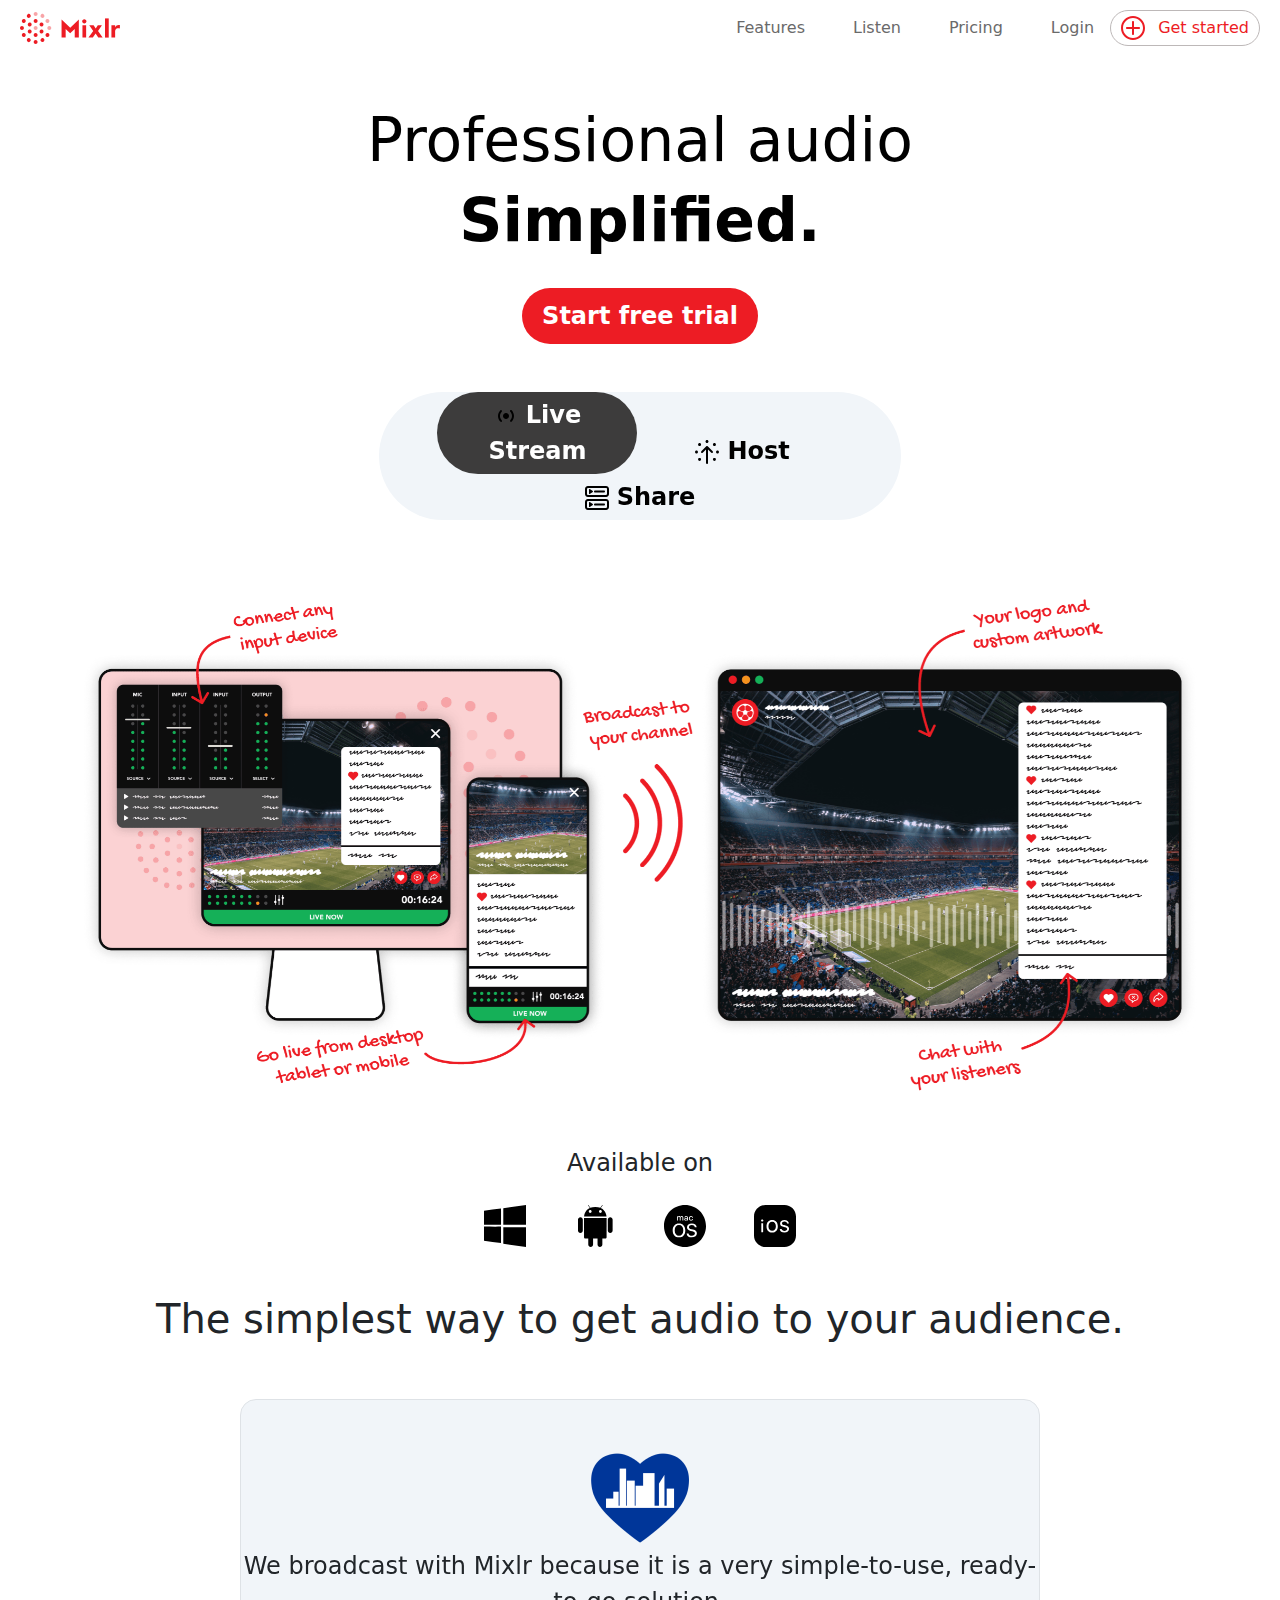
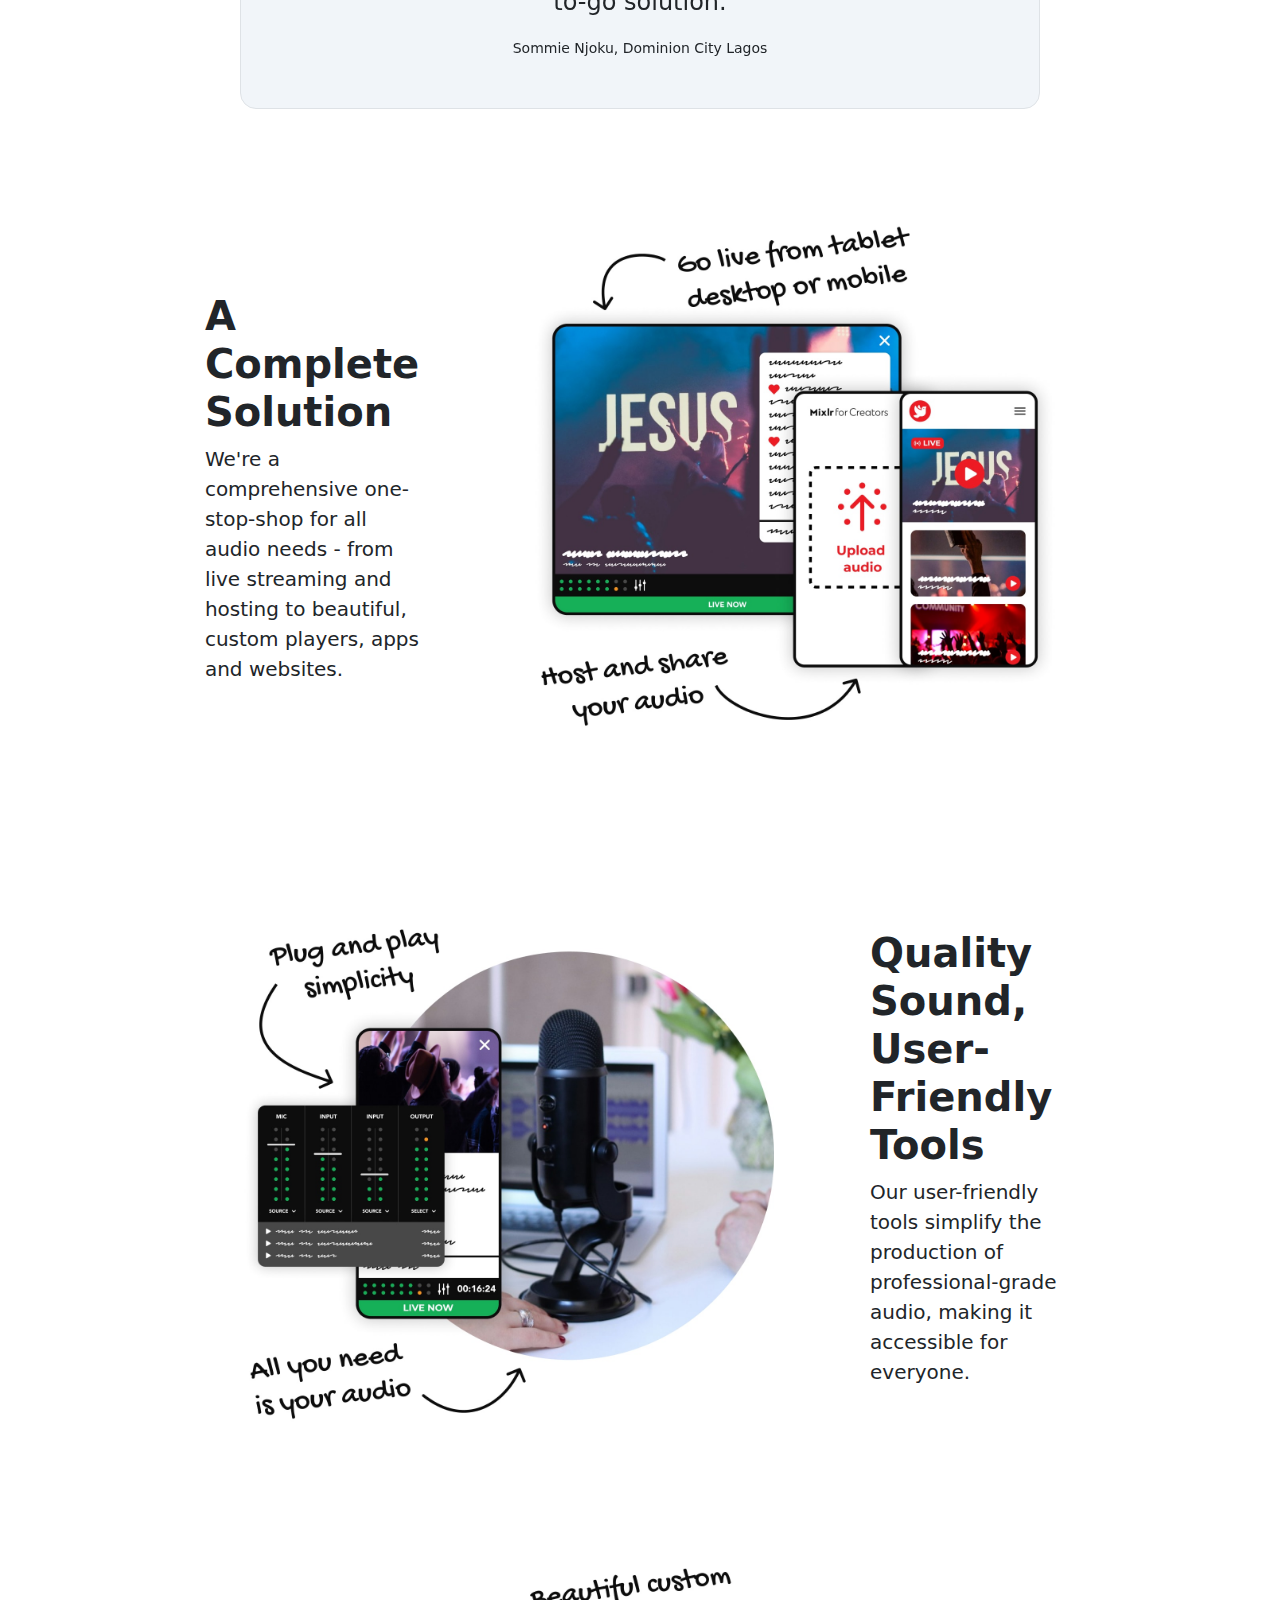
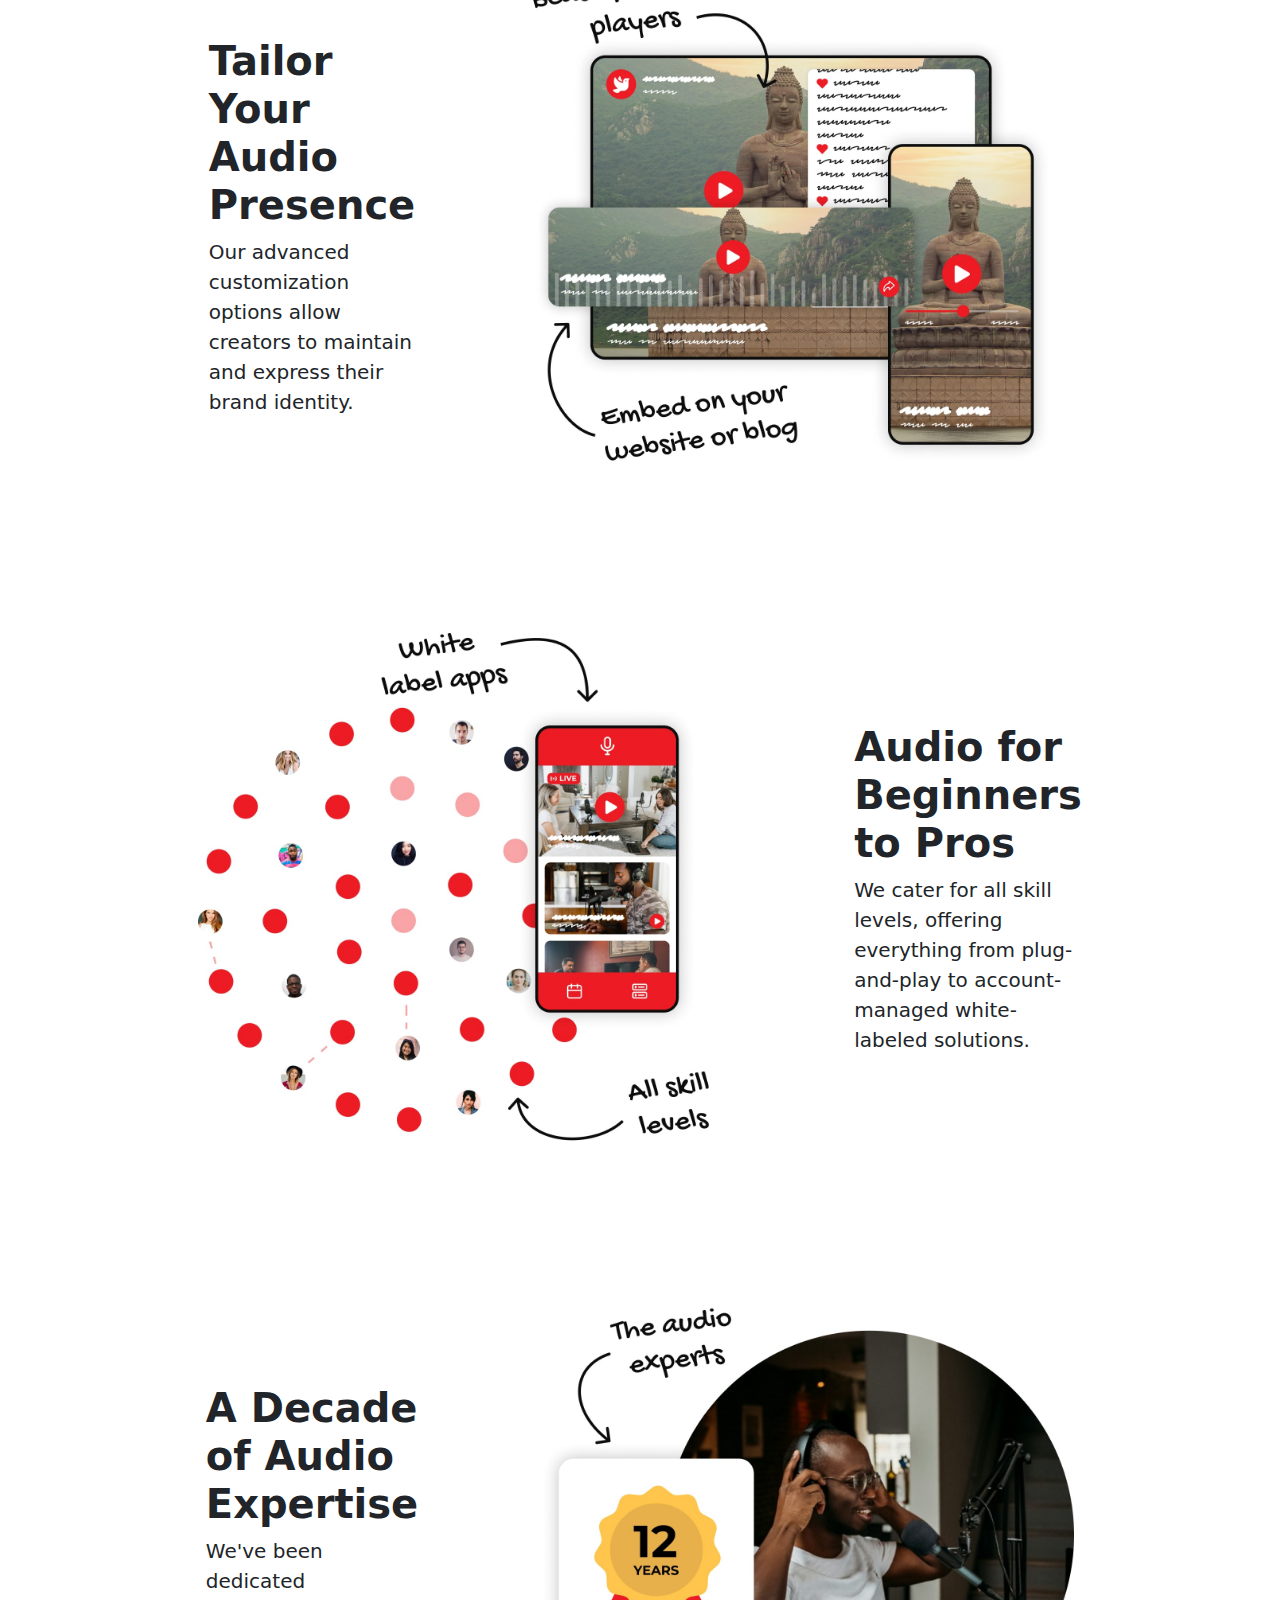
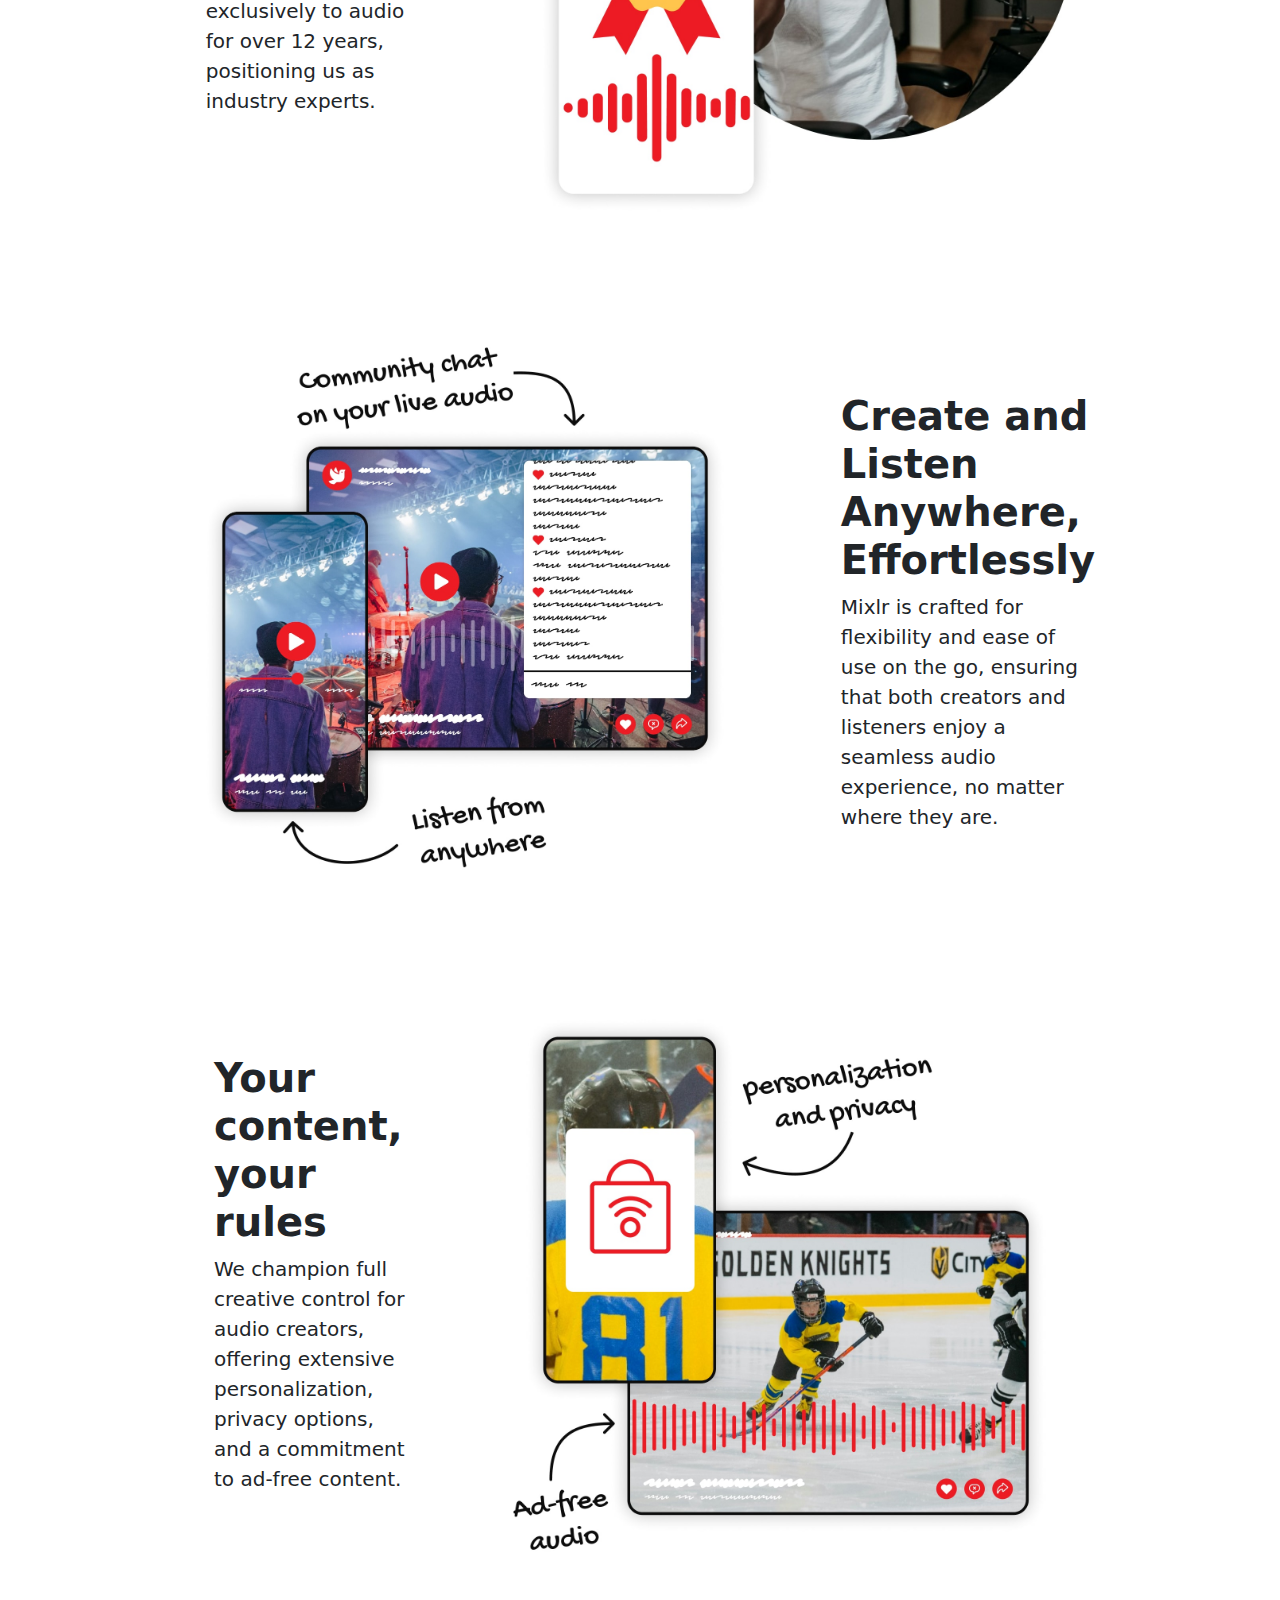
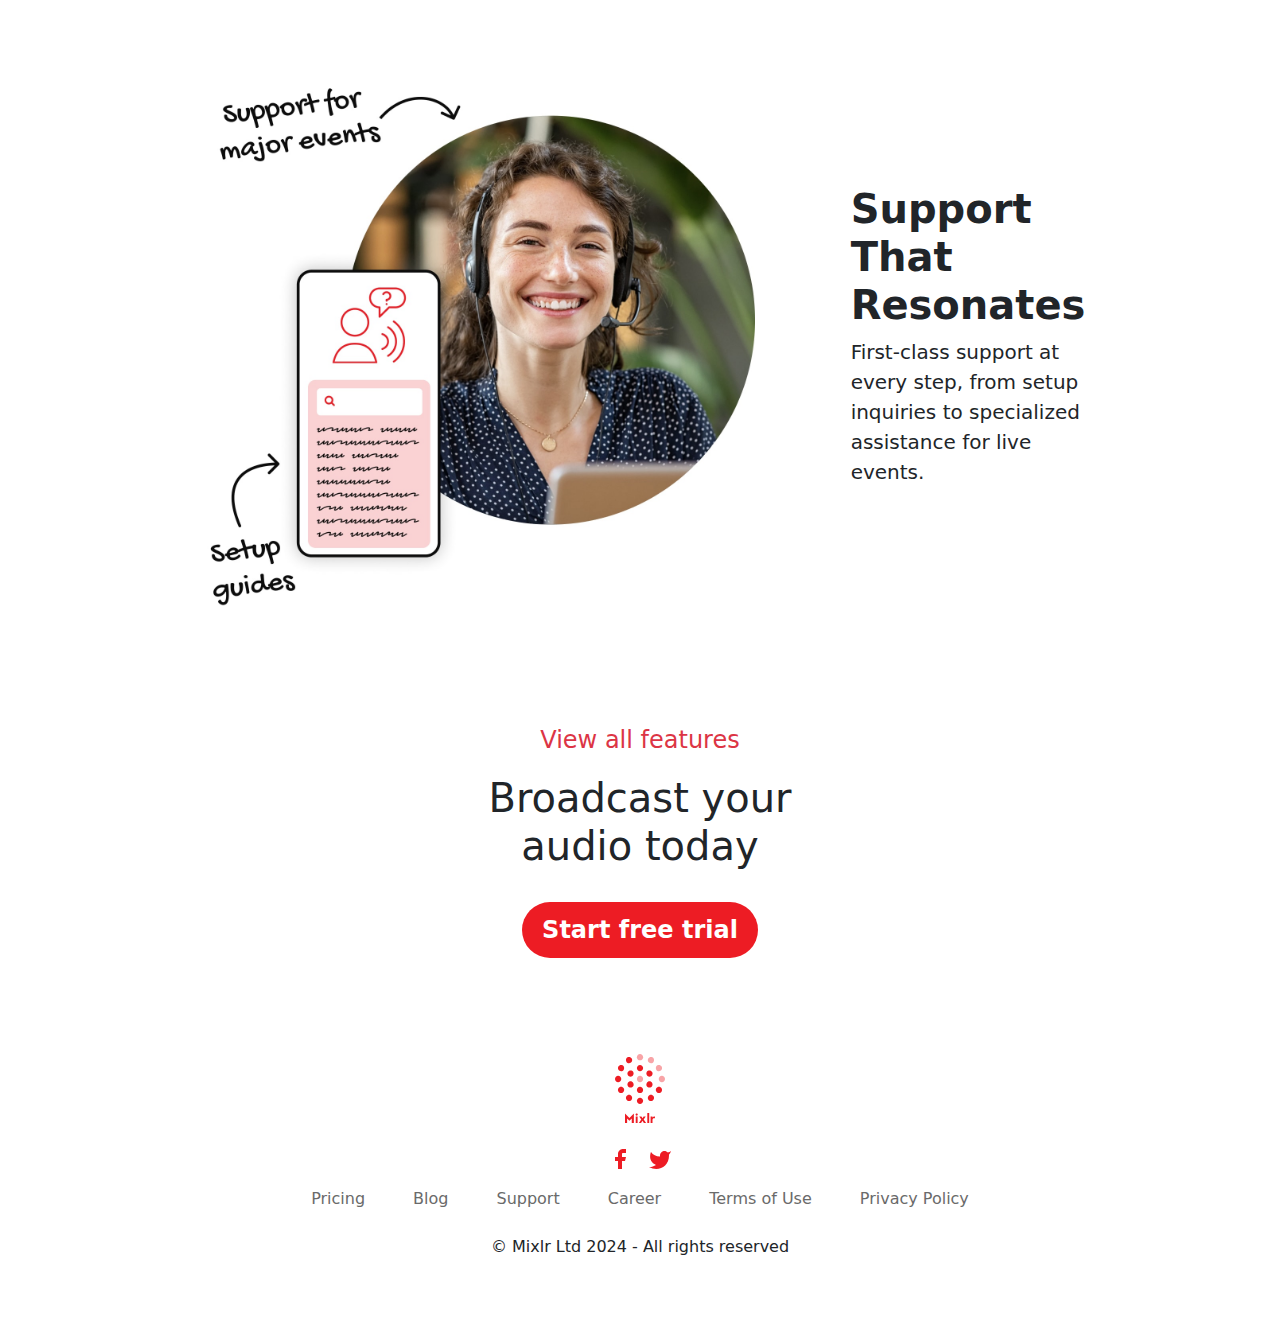
<file: index.html>
<!DOCTYPE html>
<html lang="en">

<head>
    <meta charset="UTF-8">
    <meta name="viewport" content="width=device-width, initial-scale=1.0">
    <title>Document</title>
    <link rel="stylesheet" href="./bootstrap.css">
    <link rel="stylesheet" href="./style.css">
</head>

<body>

    <!-- Navbar large screen-->

    <nav class="py-2 px-2 d-none d-lg-block d-md-block">
        <div class="container-fluid d-flex justify-content-between align-items-center">
            <a href=""><img src="./Icons/Mixlr logo horizontal.svg" alt="" width="100"></a>
            <div class="d-flex gap-3 align-items-center">
                <div class="navbar d-flex gap-5">
                    <a href="">Features</a>
                    <a href="">Listen</a>
                    <a href="">Pricing</a>
                    <a href="./login.html">Login</a>
                </div>
                <div class="dropdown">
                    <button class="plus" id="iconButton" type="button">
                        <img src="./Icons/plus circle red.svg" alt="" id="normalIcon">
                        <img src="./Icons/plus circle black.svg" alt="" id="hoverIcon" style="display: none;">
                        <span class="ps-2">Get started</span>
                    </button>
                    <div class="dropdown-menu">
                        <a class="dropdown-item" href="#">Go live now</a>
                        <a class="dropdown-item" href="#">Upload recording</a>
                        <hr>
                        <a class="dropdown-item text-danger" href="#">Creator space</a>
                        <a class="dropdown-item text-danger" href="#">Start free trial</a>
                    </div>
                </div>
            </div>
        </div>
    </nav>

    <!-- Navbar small screen-->

    <nav class="py-2 px-2 d-block d-lg-none d-md-none text-center">
        <div class="container">
            <a href=""><img class="py-3" src="./Icons/Mixlr logo horizontal.svg" alt="" width="100"></a>
            <div class="navbar d-flex gap-3 mx-4">
                <a href="">Features</a>
                <a href="">Listen</a>
                <a href="">Pricing</a>
                <a href="./login.html">Login</a>
                <button class="plus2" id="iconButton">
                    <img src="./Icons/plus circle red.svg" alt="" id="normalIcon">
                </button>
            </div>
        </div>
    </nav>

    <!-- section 1 large screen -->

    <Section class="container px-5 py-5 d-lg-flex d-none d-md-none">
        <div class="text-black mx-auto text-center">
            <h1 class="pa">Professional audio</h1>
            <h1 class="sim">Simplified.</h1>
            <a href="./signup.html"><button class="my-button mt-4">Start free trial</button></a>
            <div id="carouselExampleFade" class="carousel slide carousel-fade w-50  mx-auto" data-bs-ride="carousel"
                data-bs-interval="2000">
                <div class="carousel-inner mt-5">
                    <div class="secondary carousel-item active">
                        <button class="my-button-2"><img class="pe-2" src="./Icons/live stream black.svg" alt=""
                                id="normalIcon">Live Stream</button>
                        <button class="my-button2"><img class="pe-2" src="./Icons/host black.svg" alt=""
                                id="normalIcon">Host</button>
                        <button class="my-button2"><img class="pe-2" src="./Icons/share blck.svg" alt=""
                                id="normalIcon">Share</button>
                    </div>
                    <div class="secondary carousel-item">
                        <button class="my-button2"><img class="pe-2" src="./Icons/live stream black.svg" alt=""
                                id="normalIcon">Live Stream</button>
                        <button class="my-button-2"><img class="pe-2" src="./Icons/host black.svg" alt=""
                                id="normalIcon">Host</button>
                        <button class="my-button2"><img class="pe-2" src="./Icons/share blck.svg" alt=""
                                id="normalIcon">Share</button>
                    </div>
                    <div class="secondary carousel-item">
                        <button class="my-button2"><img class="pe-2" src="./Icons/live stream black.svg" alt=""
                                id="normalIcon">Live Stream</button>
                        <button class="my-button2"><img class="pe-2" src="./Icons/host black.svg" alt=""
                                id="normalIcon">Host</button>
                        <button class="my-button-2"><img class="pe-2" src="./Icons/share blck.svg" alt=""
                                id="normalIcon">Share</button>
                    </div>
                </div>
            </div>
    </Section>

    <!-- section 1 small screen -->

    <section class="container py-3 d-flex d-lg-none d-md-flex">
        <div class="text-black mx-auto text-center">
            <h1 class="pa">Professional audio</h1>
            <h1 class="sim">Simplified.</h1>
            <a href="./signup.html"><button class="my-button mt-4">Start free trial</button></a>
            <div id="carouselExampleFade" class="carousel slide carousel-fade mx-auto" data-bs-ride="carousel"
                data-bs-interval="2000">
                <div class="carousel-inner mt-4">
                    <div class="secondary carousel-item active">
                        <button class="my-button-2"><img class="pe-2" src="./Icons/live stream black.svg" alt=""
                                id="normalIcon" width="20">Live Stream</button>
                        <button class="my-button2"><img class="pe-2" src="./Icons/host black.svg" alt="" id="normalIcon"
                                width="20">Host</button>
                        <button class="my-button2"><img class="pe-2" src="./Icons/share blck.svg" alt="" id="normalIcon"
                                width="20">Share</button>
                    </div>
                    <div class="secondary carousel-item">
                        <button class="my-button2"><img class="pe-2" src="./Icons/live stream black.svg" alt=""
                                id="normalIcon" width="20">Live Stream</button>
                        <button class="my-button-2"><img class="pe-2" src="./Icons/host black.svg" alt=""
                                id="normalIcon" width="20">Host</button>
                        <button class="my-button2"><img class="pe-2" src="./Icons/share blck.svg" alt="" id="normalIcon"
                                width="20">Share</button>
                    </div>
                    <div class="secondary carousel-item">
                        <button class="my-button2"><img class="pe-2" src="./Icons/live stream black.svg" alt=""
                                id="normalIcon" width="20">Live Stream</button>
                        <button class="my-button2"><img class="pe-2" src="./Icons/host black.svg" alt="" id="normalIcon"
                                width="20">Host</button>
                        <button class="my-button-2"><img class="pe-2" src="./Icons/share blck.svg" alt=""
                                id="normalIcon" width="20">Share</button>
                    </div>
                </div>
            </div>
        </div>
    </section>

    <!-- Section 2 -->
    <section class="container">
        <div id="carouselExampleFade" class="carousel slide carousel-fade mx-auto" data-bs-ride="carousel"
            data-bs-interval="2000">
            <div class="carousel-inner mt-4">
                <div class="carousel-item active">
                    <img src="./images/hero-stream.png" alt="" width="100%">
                </div>
                <div class="carousel-item">
                    <img src="./images/hero-host.webp" alt="" width="100%">
                </div>
                <div class="carousel-item">
                    <img src="./images/hero-share.webp" alt="" width="100%">
                </div>
            </div>
        </div>

        <div class="text-center pt-5">
            <p class="fs-4">Available on</p>
            <div class="d-flex align-items-center gap-5 justify-content-center pt-2 pb-5">
                <img src="./Icons/window.svg" alt="">
                <img src="./Icons/android.svg" alt="">
                <img src="./Icons/mac os.svg" alt="">
                <img src="./Icons/ios.svg" alt="">
            </div>
            <h1 class="mx-auto" style="width: 100%;">The simplest way to get audio to your audience.</h1>
        </div>

<!-- carousel big screen -->

        <div id="carouselExampleSlidesOnly" class="carousel slide" data-bs-ride="carousel">
            <div class="carousel-inner">
                <div class="carousel-item active">
                    <div class="text-center my-5 py-5 border border-none rounded-4 mx-auto d-none d-lg-block"
                        style="background-color: #f1f5f9; width: 800px;">
                        <img src="./images/dominion-city.png" alt="" width="100">
                        <p class="fs-4">We broadcast with Mixlr because it is a very simple-to-use, ready-to-go
                            solution.
                        </p>
                        <small>Sommie Njoku, Dominion City Lagos</small>
                    </div>
                </div>
                <div class="carousel-item">
                    <div class="text-center my-5 py-5 border border-none rounded-4 mx-auto d-none d-lg-block"
                        style="background-color: #f1f5f9; width: 800px;">
                        <img src="./images/live-sports.png" alt="" width="100">
                        <p class="fs-4 px-3">We've been streaming live on Mixlr since 2014...from remote villages to some of the biggest stadiums in the world. We love Mixlr, it's great! Easy to use, reliable with excellent audio quality.
                        </p>
                        <small>Jonathan Pinfield, Live Sports FM</small>
                    </div>
                </div>
                <div class="carousel-item">
                    <div class="text-center my-5 py-5 border border-none rounded-4 mx-auto d-none d-lg-block"
                        style="background-color: #f1f5f9; width: 800px;">
                        <img src="./images/indy-car.png" alt="" width="100">
                        <p class="fs-4 px-3">Penske Entertainment and the INDYCAR Radio Network have used Mixlr for over a decade to reach our INDYCAR fans across the globe. It is a pleasure to continue with the Mixlr platform as we evolve in the new era of digital content.
                        </p>
                        <small>Chris Pollock, Network Director, INDYCAR Radio Network</small>
                    </div>
                </div>
            </div>
        </div>

<!-- carousel small screen -->

        <div id="carouselExampleSlidesOnly" class="carousel slide" data-bs-ride="carousel">
            <div class="carousel-inner">
                <div class="carousel-item active">
                    <div class="text-center my-5 py-3 border border-none rounded-4 d-lg-none px-4 mx-3"
                        style="background-color: #f1f5f9; ">
                        <img class="py-3" src="./images/dominion-city.png" alt="" width="80">
                        <p class="fs-4">We broadcast with Mixlr because it is a very simple-to-use, ready-to-go solution.
                        </p>
                        <small class="py-3">Sommie Njoku, Dominion City Lagos</small>
                    </div>
                </div>
                <div class="carousel-item">
                    <div class="text-center my-5 py-3 border border-none rounded-4 d-lg-none px-4 mx-3"
                        style="background-color: #f1f5f9; ">
                        <img class="py-3" src="./images/live-sports.png" alt="" width="80">
                        <p class="fs-4">We've been streaming live on Mixlr since 2014...from remote villages to some of the biggest stadiums in the world. We love Mixlr, it's great! Easy to use, reliable with excellent audio quality.
                        </p>
                        <small class="py-3">Jonathan Pinfield, Live Sports FM</small>
                    </div>
                </div>
                <div class="carousel-item">
                    <div class="text-center my-5 py-3 border border-none rounded-4 d-lg-none px-4 mx-3"
                        style="background-color: #f1f5f9; ">
                        <img class="py-3" src="./images/indy-car.png" alt="" width="80">
                        <p class="fs-4">Penske Entertainment and the INDYCAR Radio Network have used Mixlr for over a decade to reach our INDYCAR fans across the globe. It is a pleasure to continue with the Mixlr platform as we evolve in the new era of digital content.
                        </p>
                        <small class="py-3">Chris Pollock, Network Director, INDYCAR Radio Network</small>
                    </div>
                </div>
            </div>
        </div>
    </section>

    <section class="container pt-lg-3 px-5 py-sm-2">
        <!-- big -->
        <div class="d-none d-lg-flex d-md-none align-items-center justify-content-center py-5 px-5">
            <div class="px-5 d-lg-block d-md-none">
                <h1 class="fw-bold fs-1">A Complete Solution</h1>
                <p class="fs-5">We're a comprehensive one-stop-shop for all audio needs - from live streaming and hosting to beautiful, custom players, apps and websites.</p>
            </div>
            <div class="px-5 d-lg-block d-md-none">
                <img src="./images/feature-all-in.jpg" alt="" width="560">
            </div>
            
        </div>
        <!-- medium -->
        <div class="d-none d-lg-none d-md-flex align-items-center justify-content-center">
            <div class="d-md-block d-lg-none">
                <h1 class="fw-bold fs-3">A Complete Solution</h1>
                <p class="fs-6">We're a comprehensive one-stop-shop for all audio needs - from live streaming and hosting to beautiful, custom players, apps and websites.</p>
            </div>
            <div class="d-md-block d-lg-none">
                <img src="./images/feature-all-in.jpg" alt="" width="360">
            </div>
        </div>
        <!-- small -->
        <div class="d-grid d-lg-none d-md-none align-items-center justify-content-center">
            <div class="text-center">
                <h1 class="fw-bold fs-1">A Complete Solution</h1>
                <p class="fs-5">We're a comprehensive one-stop-shop for all audio needs - from live streaming and hosting to beautiful, custom players, apps and websites.</p>
            </div>
            <div class="">
                <img src="./images/feature-all-in.jpg" alt="" width="100%">
            </div>
        </div>
    </section>

    <section class="container pt-lg-3 px-5 py-sm-2">
        <!-- big -->
        <div class="d-none d-lg-flex d-md-none align-items-center justify-content-center py-5 px-5">
            <div class="px-5">
                <img src="./images/feature-plug-and-play.jpg" alt="" width="560">
            </div>
            <div class="px-5">
                <h1 class="fw-bold fs-1">Quality Sound, User-Friendly Tools</h1>
                <p class="fs-5">Our user-friendly tools simplify the production of professional-grade audio, making it accessible for everyone.</p>
            </div>
        </div>
        <!-- medium -->
        <div class="d-none d-lg-none d-md-flex align-items-center justify-content-center">
            <div class="d-md-block d-lg-none">
                <img src="./images/feature-plug-and-play.jpg" alt="" width="360">
            </div>
            <div class="d-md-block d-lg-none ms-4">
                <h1 class="fw-bold fs-3">Quality Sound, User-Friendly Tools</h1>
                <p class="fs-6">Our user-friendly tools simplify the production of professional-grade audio, making it accessible for everyone.</p>
            </div>
        </div>
        <!-- small -->
        <div class="d-grid d-lg-none d-md-none align-items-center justify-content-center">
            <div class="text-center">
                <h1 class="fw-bold fs-1">Quality Sound, User-Friendly Tools</h1>
                <p class="fs-5">Our user-friendly tools simplify the production of professional-grade audio, making it accessible for everyone.</p>
            </div>
            <div class="">
                <img src="./images/feature-plug-and-play.jpg" alt="" width="100%">
            </div>
        </div>
    </section>

    <section class="container pt-lg-3 px-5 py-sm-2">
        <!-- big -->
        <div class="d-none d-lg-flex d-md-none align-items-center justify-content-center py-5 px-5">
            <div class="px-5">
                <h1 class="fw-bold fs-1">Tailor Your Audio Presence</h1>
                <p class="fs-5">Our advanced customization options allow creators to maintain and express their brand identity.</p>
            </div>
            <div class="px-5">
                <img src="./images/feature-creative-control.webp" alt="" width="560">
            </div>
        </div>
        <!-- medium -->
        <div class="d-none d-lg-none d-md-flex align-items-center justify-content-center">
            <div class="d-md-block d-lg-none">
                <h1 class="fw-bold fs-3">Tailor Your Audio Presence</h1>
                <p class="fs-6">Our advanced customization options allow creators to maintain and express their brand identity.</p>
            </div>
            <div class="d-md-block d-lg-none">
                <img src="./images/feature-creative-control.webp" alt="" width="360">
            </div>
        </div>
        <!-- small -->
        <div class="d-grid d-lg-none d-md-none align-items-center justify-content-center">
            <div class="text-center">
                <h1 class="fw-bold fs-1">Tailor Your Audio Presence</h1>
                <p class="fs-5">Our advanced customization options allow creators to maintain and express their brand identity.</p>
            </div>
            <div class="">
                <img src="./images//feature-creative-control.webp" alt="" width="100%">
            </div>
        </div>
    </section>

    <section class="container px-5 py-sm-2">
        <!-- big -->
        <div class="d-none d-lg-flex d-md-none align-items-center justify-content-center py-5 px-5">
            <div class="px-5">
                <img src="./images/feature-skill-levels.jpg" alt="" width="560">
            </div>
            <div class="px-5">
                <h1 class="fw-bold fs-1">Audio for Beginners to Pros</h1>
                <p class="fs-5">We cater for all skill levels, offering everything from plug-and-play to account-managed white-labeled solutions.</p>
            </div>
        </div>
        <!-- medium -->
        <div class="d-none d-lg-none d-md-flex align-items-center justify-content-center">
            <div class="d-md-block d-lg-none">
                <img src="./images/feature-skill-levels.jpg" alt="" width="360">
            </div>
            <div class="d-md-block d-lg-none">
                <h1 class="fw-bold fs-3">Audio for Beginners to Pros</h1>
                <p class="fs-6">We cater for all skill levels, offering everything from plug-and-play to account-managed white-labeled solutions.</p>
            </div>
        </div>
        <!-- small -->
        <div class="d-grid d-lg-none d-md-none align-items-center justify-content-center">
            <div class="text-center">
                <h1 class="fw-bold fs-1">Audio for Beginners to Pros</h1>
                <p class="fs-5">We cater for all skill levels, offering everything from plug-and-play to account-managed white-labeled solutions.</p>
            </div>
            <div class="">
                <img src="./images/feature-skill-levels.jpg" alt="" width="100%">
            </div>
        </div>
    </section>

    <section class="container px-5 py-sm-2">
        <!-- big -->
        <div class="d-none d-lg-flex d-md-none align-items-center justify-content-center py-5 px-5">
            <div class="px-5">
                <h1 class="fw-bold fs-1">A Decade of Audio Expertise</h1>
                <p class="fs-5">We've been dedicated exclusively to audio for over 12 years, positioning us as industry experts.</p>
            </div>
            <div class="px-5">
                <img src="./images/feature-expertise.jpg" alt="" width="560">
            </div>
        </div>
        <!-- medium -->
        <div class="d-none d-lg-none d-md-flex align-items-center justify-content-center">
            <div class="d-md-block d-lg-none">
                <h1 class="fw-bold fs-3">A Decade of Audio Expertise</h1>
                <p class="fs-6">We've been dedicated exclusively to audio for over 12 years, positioning us as industry experts.</p>
            </div>
            <div class="d-md-block d-lg-none">
                <img src="./images/feature-expertise.jpg" alt="" width="360">
            </div>
        </div>
        <!-- small -->
        <div class="d-grid d-lg-none d-md-none align-items-center justify-content-center">
            <div class="text-center">
                <h1 class="fw-bold fs-1">A Decade of Audio Expertise</h1>
                <p class="fs-5">We've been dedicated exclusively to audio for over 12 years, positioning us as industry experts.</p>
            </div>
            <div class="">
                <img src="./images/feature-expertise.jpg" alt="" width="100%">
            </div>
        </div>
    </section>

    <section class="container px-5 py-sm-2">
        <!-- big -->
        <div class="d-none d-lg-flex d-md-none align-items-center justify-content-center py-5 px-5">
            <div class="px-5">
                <img src="./images/feature-accessible.jpg" alt="" width="560">
            </div>
            <div class="px-5">
                <h1 class="fw-bold fs-1">Create and Listen Anywhere, Effortlessly</h1>
                <p class="fs-5">Mixlr is crafted for flexibility and ease of use on the go, ensuring that both creators and listeners enjoy a seamless audio experience, no matter where they are.</p>
            </div>
        </div>
        <!-- medium -->
        <div class="d-none d-lg-none d-md-flex align-items-center justify-content-center">
            <div class="d-md-block d-lg-none">
                <img src="./images/feature-accessible.jpg" alt="" width="360">
            </div>
            <div class="d-md-block d-lg-none">
                <h1 class="fw-bold fs-3">Create and Listen Anywhere, Effortlessly</h1>
                <p class="fs-6">>Mixlr is crafted for flexibility and ease of use on the go, ensuring that both creators and listeners enjoy a seamless audio experience, no matter where they are.</p>
            </div>
        </div>
        <!-- small -->
        <div class="d-grid d-lg-none d-md-none align-items-center justify-content-center">
            <div class="text-center">
                <h1 class="fw-bold fs-1">Create and Listen Anywhere, Effortlessly</h1>
                <p class="fs-5">Mixlr is crafted for flexibility and ease of use on the go, ensuring that both creators and listeners enjoy a seamless audio experience, no matter where they are.</p>
            </div>
            <div class="">
                <img src="./images/feature-accessible.jpg" alt="" width="100%">
            </div>
        </div>
    </section>

    <section class="container px-5 py-sm-2">
        <!-- big -->
        <div class="d-none d-lg-flex d-md-none align-items-center justify-content-center py-5 px-5">
            <div class="px-5">
                <h1 class="fw-bold fs-1">Your content, your rules</h1>
                <p class="fs-5">We champion full creative control for audio creators, offering extensive personalization, privacy options, and a commitment to ad-free content.</p>
            </div>
            <div class="px-5">
                <img src="./images/feature-ad-free.jpg" alt="" width="560">
            </div>
        </div>
        <!-- medium -->
        <div class="d-none d-lg-none d-md-flex align-items-center justify-content-center">
            <div class="d-md-block d-lg-none">
                <h1 class="fw-bold fs-3">Your content, your rules</h1>
                <p class="fs-6">We champion full creative control for audio creators, offering extensive personalization, privacy options, and a commitment to ad-free content.</p>
            </div>
            <div class="d-md-block d-lg-none">
                <img src="./images/feature-ad-free.jpg" alt="" width="360">
            </div>
        </div>
        <!-- small -->
        <div class="d-grid d-lg-none d-md-none align-items-center justify-content-center">
            <div class="text-center">
                <h1 class="fw-bold fs-1">Your content, your rules</h1>
                <p class="fs-5">We champion full creative control for audio creators, offering extensive personalization, privacy options, and a commitment to ad-free content.</p>
            </div>
            <div class="">
                <img src="./images/feature-ad-free.jpg" alt="" width="100%">
            </div>
        </div>
    </section>

    <section class="container px-5 py-sm-2">
        <!-- big -->
        <div class="d-none d-lg-flex d-md-none align-items-center justify-content-center py-5 px-5">
            <div class="px-5">
                <img src="./images/feature-support.jpg" alt="" width="560">
            </div>
            <div class="px-5">
                <h1 class="fw-bold fs-1">Support That Resonates</h1>
                <p class="fs-5">First-class support at every step, from setup inquiries to specialized assistance for live events.</p>
            </div>
        </div>
        <!-- medium -->
        <div class="d-none d-lg-none d-md-flex align-items-center justify-content-center">
            <div class="d-md-block d-lg-none">
                <img src="./images/feature-support.jpg" alt="" width="360">
            </div>
            <div class="d-md-block d-lg-none ms-4">
                <h1 class="fw-bold fs-3">Support That Resonates</h1>
                <p class="fs-6">First-class support at every step, from setup inquiries to specialized assistance for live events.</p>
            </div>
        </div>
        <!-- small -->
        <div class="d-grid d-lg-none d-md-none align-items-center justify-content-center">
            <div class="text-center">
                <h1 class="fw-bold fs-1">Support That Resonates</h1>
                <p class="fs-5">First-class support at every step, from setup inquiries to specialized assistance for live events.</p>
            </div>
            <div class="">
                <img src="./images/feature-support.jpg" alt="" width="100%">
            </div>
        </div>
    </section>

    <section>
        <div class="text-center py-5">
            <p class="fs-4 text-danger">View all features</p>
            <h1 class="mx-auto" style="width: 100%;">Broadcast your <br>audio today</h1>
            <button class="my-button mt-4">Start free trial</button>
            <div class="d-flex align-items-center justify-content-center pt-5 pb-3">
                <img class="pt-5" src="./Icons/Mixlr logo vertical.svg" alt="" width="50">
            </div>
            <div class="d-flex align-items-center gap-3 justify-content-center pt-2 pb-2">
                <img src="./Icons/facbook red.svg" alt="">
                <img src="./Icons/twitter red.svg" alt="">
            </div>
            <div class="navbar d-flex gap-5 align-items-center justify-content-center mx-auto pb-4">
                <a href="">Pricing</a>
                <a href="">Blog</a>
                <a href="">Support</a>
                <a href="">Career</a>
                <a href="">Terms of Use</a>
                <a href="">Privacy Policy</a>
            </div>
            <p>© Mixlr Ltd 2024 - All rights reserved</p>
        </div>
    </section>


</body>
<script src="./bootstrap.js"></script>
<script> const button = document.getElementById('iconButton'); const normalIcon = document.getElementById('normalIcon'); const hoverIcon = document.getElementById('hoverIcon'); button.addEventListener('mouseover', () => { normalIcon.style.display = 'none'; hoverIcon.style.display = 'inline'; }); button.addEventListener('mouseout', () => { normalIcon.style.display = 'inline'; hoverIcon.style.display = 'none'; }); </script>

</html>
</file>
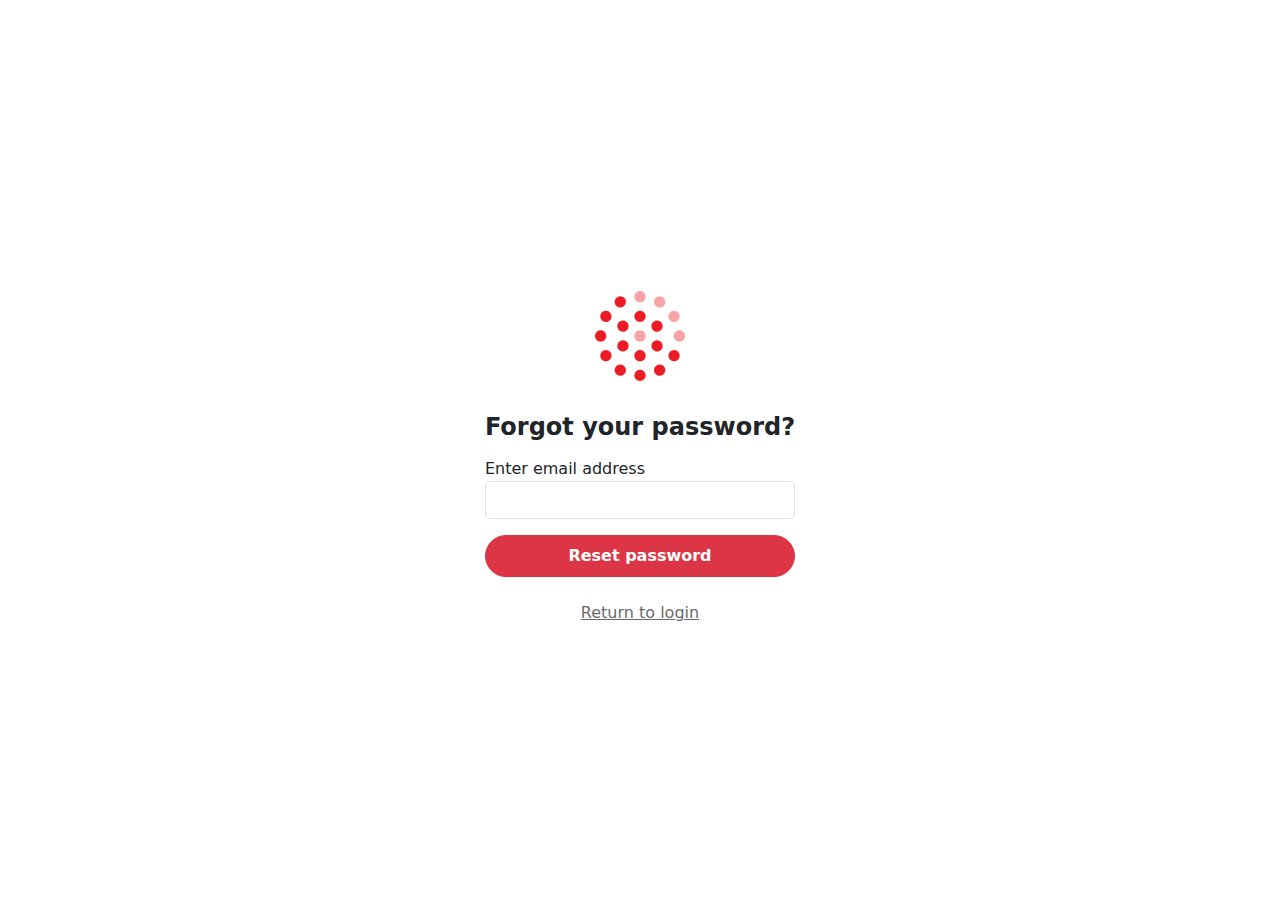
<file: forgot_password.html>
<!DOCTYPE html>  
<html lang="en">  

<head>  
    <meta charset="UTF-8">  
    <meta name="viewport" content="width=device-width, initial-scale=1.0">  
    <title>Document</title>  
    <link rel="stylesheet" href="./bootstrap.css">  
    <link rel="stylesheet" href="./style.css">  
</head>  

<body>  
    <section class="container vh-100 d-flex align-items-center justify-content-center">  
        <div class="row">  
            <div class="col-lg-12 col-md-12 col-sm-12">  
                <div class="d-flex align-items-center justify-content-center pt-3 pb-3">  
                    <img src="./Icons/mixlr-logo-medium-54b6c6fdc5126e6e9bfa49076a068c08793a09f1dc7c901ad9310f3f7b7c3403.svg" alt="Logo" width="90">  
                </div>  
                <h2 class="text-center fs-4 fw-bold pt-3 pb-2">Forgot your password?</h2>  
                <form action="">  
                    <div class="form-group fw-medium">  
                        <label for="username">Enter email address</label>  
                        <input type="text" class="form-control" required="required" id="username">  
                    </div>  
                    <button class="btn btn-danger btn-block mt-3 rounded-pill w-100 py-2 fw-bold hovblack" type="submit">Reset password</button>  
                </form>
                <div class="mt-4 text-center">
                    <a class="txt" href="./login.html">Return to login </a>
                </div>
            </div>  
        </div>  
    </section>
</body>
<script src="./bootstrap.js"></script>
</html>
</file>
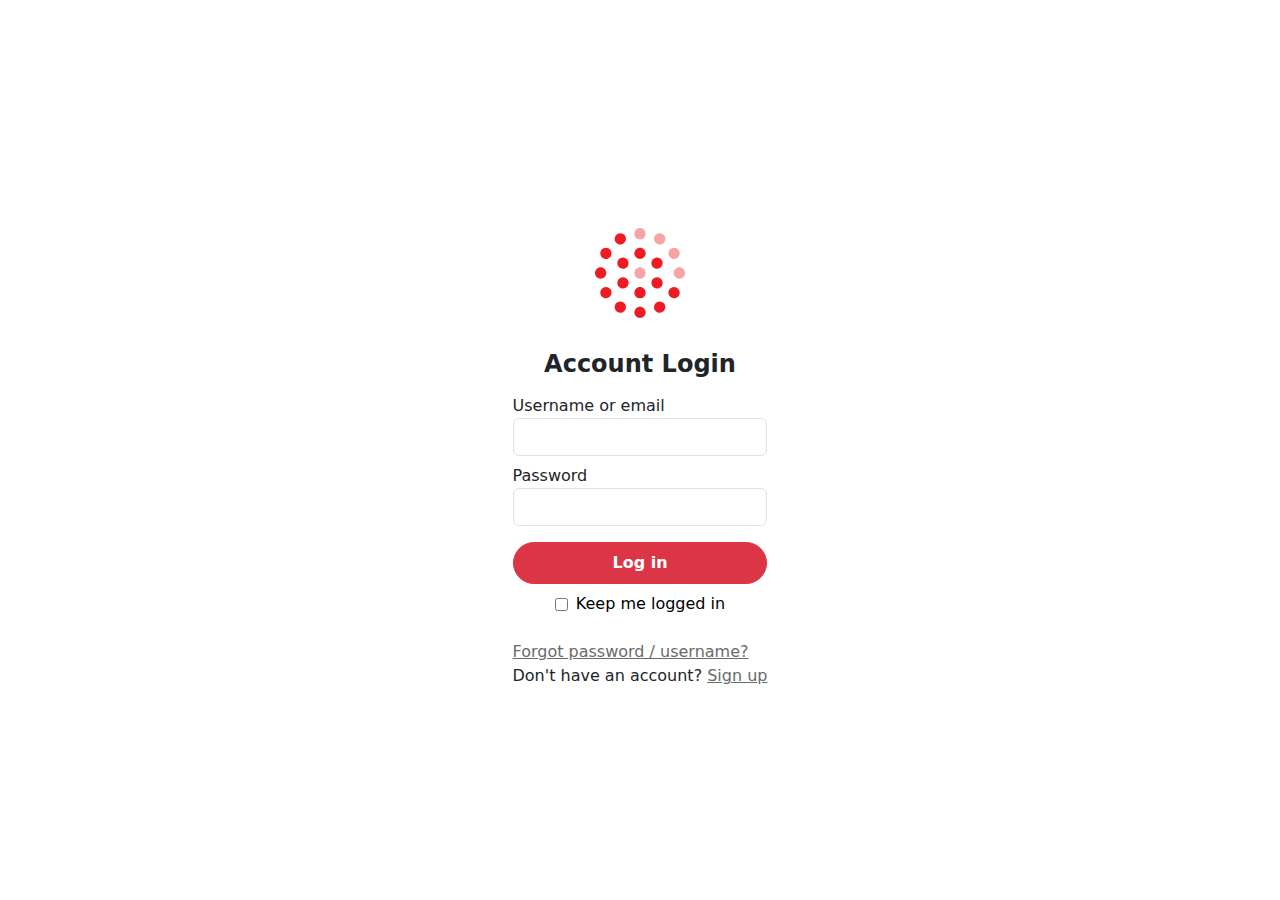
<file: login.html>
<!DOCTYPE html>  
<html lang="en">  

<head>  
    <meta charset="UTF-8">  
    <meta name="viewport" content="width=device-width, initial-scale=1.0">  
    <title>Document</title>  
    <link rel="stylesheet" href="./bootstrap.css">  
    <link rel="stylesheet" href="./style.css">  
</head>  

<body>  
    <section class="container vh-100 d-flex align-items-center justify-content-center">  
        <div class="row">  
            <div class="col-lg-12 col-md-12 col-sm-12">  
                <div class="d-flex align-items-center justify-content-center pt-3 pb-3">  
                    <img src="./Icons/mixlr-logo-medium-54b6c6fdc5126e6e9bfa49076a068c08793a09f1dc7c901ad9310f3f7b7c3403.svg" alt="Logo" width="90">  
                </div>  
                <h2 class="text-center fs-4 fw-bold pt-3 pb-2">Account Login</h2>  
                <form action="">  
                    <div class="form-group fw-medium">  
                        <label for="username">Username or email</label>  
                        <input type="text" class="form-control" required="required" id="username">  
                    </div>  
                    <div class="form-group fw-medium pt-2">  
                        <label for="password">Password</label>  
                        <input type="password" class="form-control" required="required" id="password">  
                    </div>  
                    <button class="btn btn-danger btn-block mt-3 rounded-pill w-100 py-2 fw-bold hovblack" type="submit">Log in</button>  
                </form>
                <div class="d-flex align-items-center justify-content-center mt-2">
                    <input type="checkbox">
                    <a class="ps-2 text-decoration-none text-black" href="">Keep me logged in</a>
                </div>
                <div class="mt-4">
                    <a class="txt" href="./forgot_password.html">Forgot password / username? </a> <br>
                    Don't have an account? <a class="txt" href="./signup.html">Sign up</a>
                </div>
            </div>  
        </div>  
    </section>
</body>
<script src="./bootstrap.js"></script>
</html>
</file>
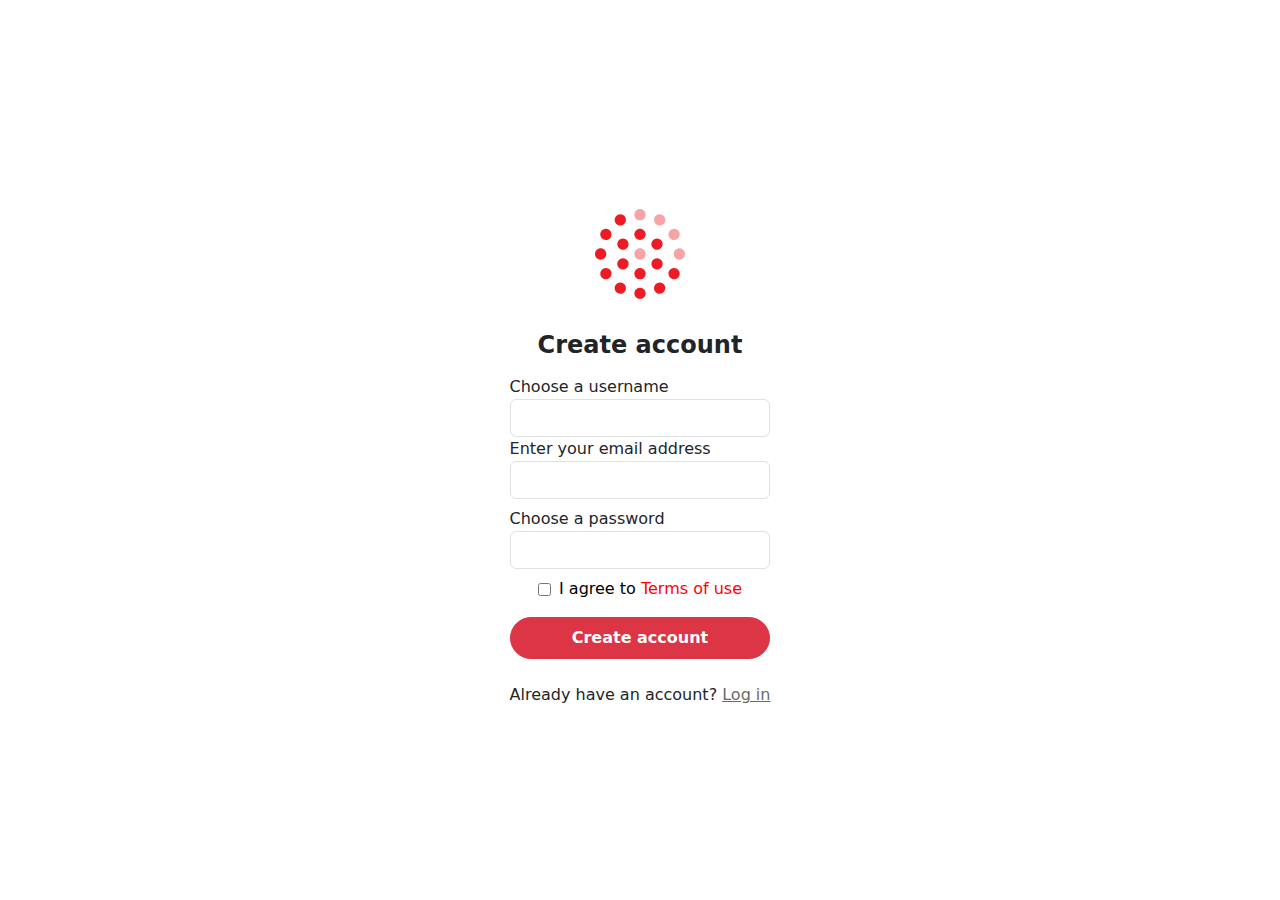
<file: signup.html>
<!DOCTYPE html>  
<html lang="en">  

<head>  
    <meta charset="UTF-8">  
    <meta name="viewport" content="width=device-width, initial-scale=1.0">  
    <title>Document</title>  
    <link rel="stylesheet" href="./bootstrap.css">  
    <link rel="stylesheet" href="./style.css">  
    <style>  
        /* Custom CSS to adjust input field width */  
        .form-control {  
            width: 100%; /* Make the input fields take 100% of the column width */  
            max-width: 500px; /* You can adjust max width as needed */  
            margin: 0 auto; /* Center the inputs in the column */  
        }  
    </style>  
</head>  

<body>  
    <section class="container vh-100 d-flex align-items-center justify-content-center">  
        <div class="row">  
            <div class="col-lg-12 col-md-12 col-sm-12">  
                <div class="d-flex align-items-center justify-content-center pt-3 pb-3">  
                    <img src="./Icons/mixlr-logo-medium-54b6c6fdc5126e6e9bfa49076a068c08793a09f1dc7c901ad9310f3f7b7c3403.svg" alt="Logo" width="90">  
                </div>  
                <h2 class="text-center fs-4 fw-bold pt-3 pb-2">Create account</h2>  
                <form action="">  
                    <div class="form-group fw-medium">  
                        <label for="username">Choose a username</label>  
                        <input type="text" class="form-control" required="required" id="username">  
                    </div>  
                    <div class="form-group fw-medium">  
                        <label for="email">Enter your email address</label>  
                        <input type="email" class="form-control" required="required" id="email">  
                    </div>  
                    <div class="form-group fw-medium pt-2">  
                        <label for="password">Choose a password</label>  
                        <input type="password" class="form-control" required="required" id="password">  
                    </div>  
                    <div class="d-flex align-items-center justify-content-center mt-2">  
                        <input type="checkbox">  
                        <a class="ps-2 text-decoration-none text-black" href="">I agree to <span class="tbt">Terms of use</span></a>  
                    </div>  
                    <button class="btn btn-danger btn-block mt-3 rounded-pill w-100 py-2 fw-bold hovblack" type="submit">Create account</button>  
                </form>  
                
                <div class="mt-4">  
                    Already have an account? <a class="txt" href="./login.html">Log in</a>  
                </div>  
            </div>  
        </div>  
    </section>  
</body>  
<script src="./bootstrap.js"></script>  
</html>
</file>
<file: style.css>
body{
    font-family: system-ui, -apple-system, BlinkMacSystemFont, 'Segoe UI', Roboto, Oxygen, Ubuntu, Cantarell, 'Open Sans', 'Helvetica Neue', sans-serif;
}

.plus {
    border: 1px solid rgb(189, 184, 184);
    border-radius: 100px;
    background-color: white;
    color: #ed1c24;
    font-weight: 500;
    cursor: pointer;
    transition: background-color 0.3s ease;
    padding: 5px 10px;
}

.plus:hover {
    border: 1px solid #ed1c24;
    color: black;
}

.navbar a {  
    color: rgb(106, 106, 106); /* Initial text color */
    transition: color 0.3s ease; /* Smooth transition for color change */
    text-decoration: none;
}  

.navbar a:hover {  
    color: #ed1c24; /* Change text color to red on hover */  
} 

.pa{
    font-size: 60px;
    font-weight: lighter;
}

.sim{
    font-size: 60px;
    font-weight: bold;
}

.my-button {  
    background-color: #ed1c24; /* Normal background color */  
    border-radius: 100px;
    color: white; /* Text color */  
    border: none; /* No border */  
    padding: 10px 20px; /* Spacing */  
    font-size: 24px; /* Font size */  
    font-weight: 600;
    cursor: pointer; /* Pointer cursor on hover */  
    transition: background-color 0.3s ease; /* Smooth transition effect */  
}  

.my-button:hover {  
    background-color: #f14950; /* Change background color on hover */  
}  


.secondary{
    border: none;
    border-radius: 100px;
    background-color: #f1f5f9;
    display: flex;
    justify-content: space-between;
    align-items: center;
}

.my-button2 {  
    width: 200px;
    background-color: #f1f5f9; 
    border-radius: 100px;
    color: black;  
    border: none; 
    padding: 5px 10px; 
    font-size: 24px; 
    font-weight: 600;
    cursor: pointer; 
}  

.my-button-2 {  
    width: 200px;
    background-color: rgb(61, 60, 60); 
    border-radius: 100px;
    color: white;   
    border: none;   
    padding: 5px 10px;  
    font-size: 24px;  
    font-weight: 600;
    cursor: pointer;
}

.plus2 {
    display: flex;
    align-items: center;
    border: 1px solid rgb(189, 184, 184);
    border-radius: 100px;
    background-color: white;
    color: #ed1c24;
    font-weight: 500;
    cursor: pointer;
    transition: background-color 0.3s ease;
    padding: 8px;
}

/* Custom CSS to show dropdown on hover */
.dropdown:hover .dropdown-menu {
    display: block;
}

.form-control {  
    width: 100%; /* Make the input fields take 100% of the column width */  
    max-width: 500px; /* You can adjust max width as needed */  
    margin: 0 auto; /* Center the inputs in the column */  
}

.dropdown a:hover {  
    color: #ed1c24; /* Change text color to red on hover */  
}

.hovblack:hover {
    background-color: black;
}

.txt {
    color: rgb(106, 106, 106); /* Initial text color */
    transition: color 0.3s ease; /* Smooth transition for color change */
}

.txt:hover {
    text-decoration: none;
    color: red;
}

.tbt {
    color: rgb(255, 0, 0); /* Initial text color */
    transition: color 0.3s ease; /* Smooth transition for color change */
}

.tbt:hover {
    text-decoration: none;
    color: black;
}

/* Style adjustments for smaller screens */  
@media (max-width: 576px) {  
    .text-black h1 {  
        font-size: 40px; /* Adjust heading size */  
    }  

    .carousel {
        padding-left: 20px;
        padding-right: 20px;
    }

    .carousel-inner {  
        align-items: center; /* Center content within the carousel */  
    }  

    .secondary {  
        display: flex; /* Use flexbox for the buttons */  
        justify-content: space-between; /* Center the buttons */  
        align-items: center; /* Center items horizontally */  
    }  

    /* Ensure the buttons are responsive */  
    .my-button, {  
    width: 100%; /* Make buttons take the full width */  
    max-width: 200px; /* Set a maximum width */  
    margin: 5px 0; /* Space between buttons */  
    }

    .my-button-2, .my-button2 {  
    width: 100%; /* Make buttons take the full width */  
    max-width: 100px; /* Set a maximum width */
    font-size: 10px;
    padding-top: 10px;
    padding-bottom: 10px;
    }
}
</file>
